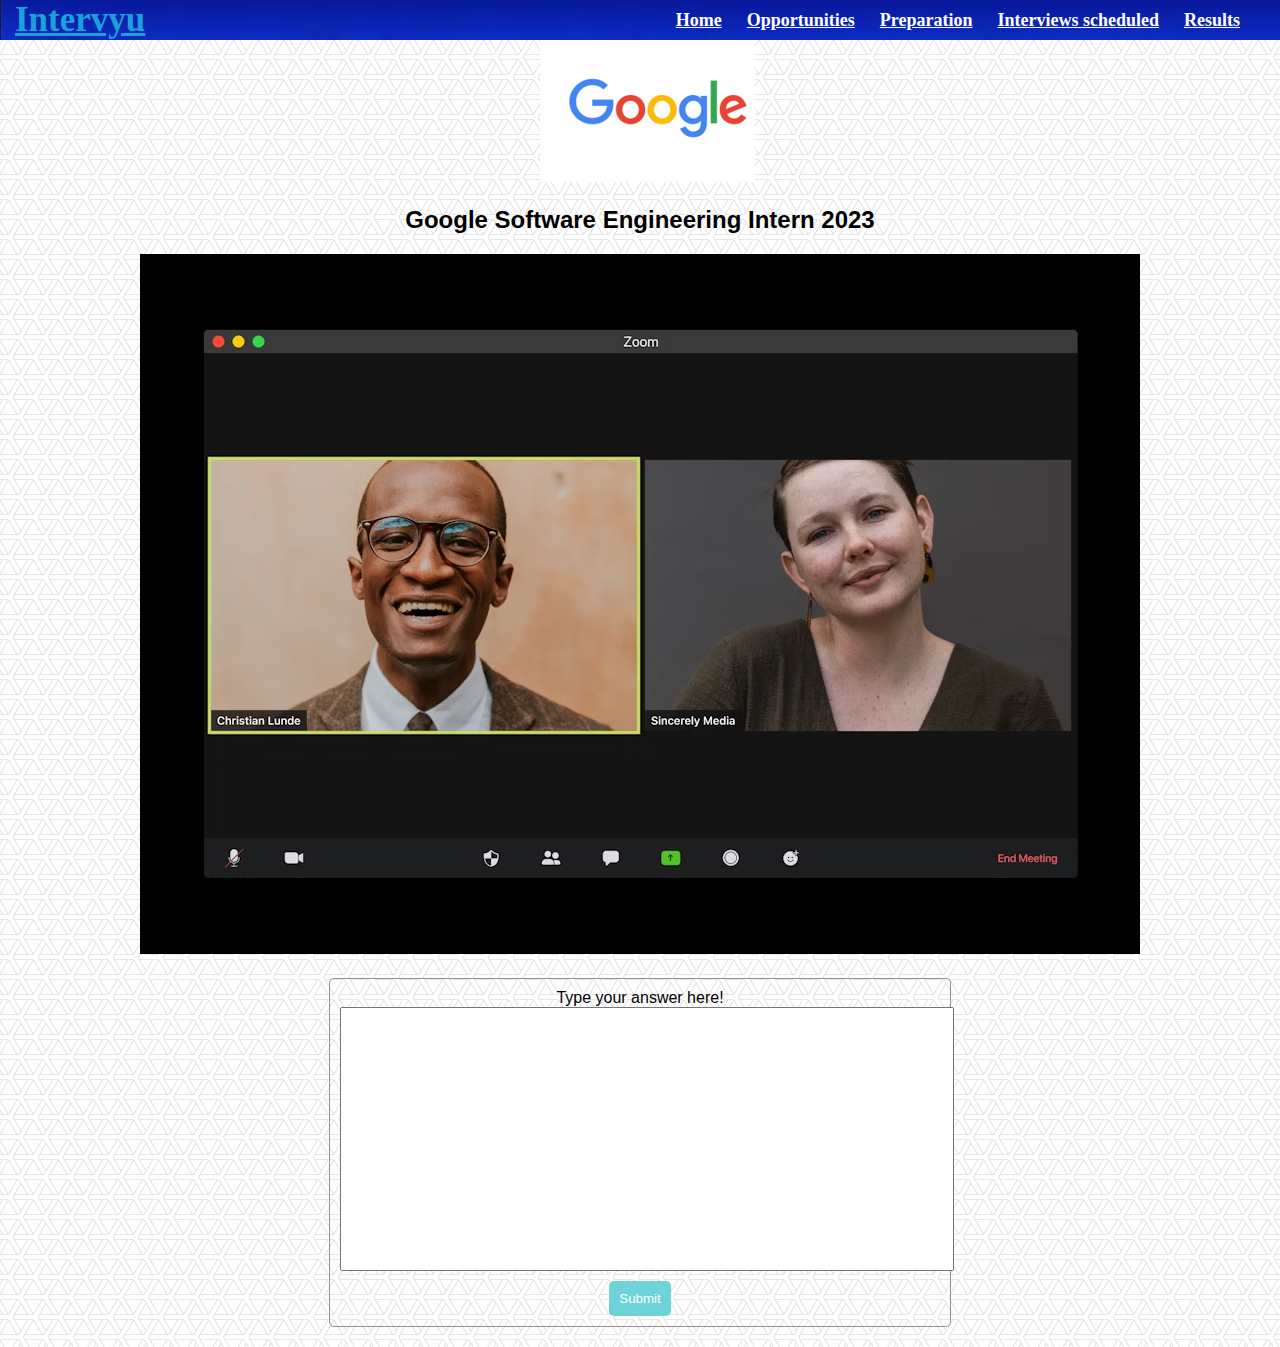
<file: Techtitans/after1.html>
<!DOCTYPE html>
<html lang="en">
<head>
    <meta charset="UTF-8">
    <meta name="viewport" content="width=device-width, initial-scale=1.0">
    <title>Page2</title>
    <style>
        body {
            font-family: Arial, sans-serif;
            margin: 0;
            background-image: url('bro4.png');
        }

        .navbar {
            background-image:url('im.png');
            font-family: calibri;
            padding-right: 15px;
            padding-left: 15px;
        }

        .navdiv {
            display: flex;
            align-items: center;
            justify-content: space-between;
        }

        .logo a {
            font-size: 35px;
            font-weight: 600;
            color: #18A1DB;
        }

        ul {
            list-style: none;
            display: inline-flex;
            margin: 0;
            padding: 0;
        }

        li {
            margin-right: 25px;
        }

        li a {
            color: white;
            font-size: 18px;
            font-weight: bold;
        }
        #opinion-box {
            width: 600px;
           
            margin: 20px;
            padding: 10px;
            border: 1px solid #939393;
            border-radius: 5px;
        }

        #submit-btn {
            padding: 10px;
            background-color: #6DD3D9;
            color: white;
            border: none;
            border-radius: 5px;
            cursor: pointer;
        }
        

    </style>
     <script>
        function validateForm() {
            var opinionInput = document.getElementById('opinion').value;
            var errorMessage = document.getElementById('error-message');

            if (opinionInput.trim() === '') {
                errorMessage.textContent = 'Please fill in your opinion';
                return false;
            } else {
                errorMessage.textContent = '';
                return true;
            }
        }
    </script>
</head>
<body>
    <nav class="navbar">
        <div class="navdiv">
            <div class="logo">
                <div style="width: 20px"></div>
                <a href="#">Intervyu</a>
            </div>
            <ul>
                <li><a href="#">Home</a></li>
                <li><a href="#">Opportunities</a></li>
                <li><a href="#">Preparation</a></li>
                <li><a href="#">Interviews scheduled</a></li>
                <li><a href="#">Results</a></li>
            </ul>
        </div>
    </nav>
   <center> <div style="max-width: 200px;"> <img src = "view20.png" alt = "google image"> </div><h2>Google Software Engineering Intern 2023</h2>
<img src = "nice1.png" alt="Interview sample">
<form id="opinion-form" action="another-page.html" method="post" onsubmit="return validateForm()">
   
    <div id="opinion-box" action="another-page.html" method="post">
        <label for="opinion">Type your answer here!</label>
        <input type="text" id="opinion" name="opinion" style="width: 100%; padding: 5px; margin-bottom: 10px;height: 250px;">
        <span id="error-message"></span>
        <button id="submit-btn" type="submit">Submit</button>
    </div>
</div>
<button</center>
</body>
</html>
</file>
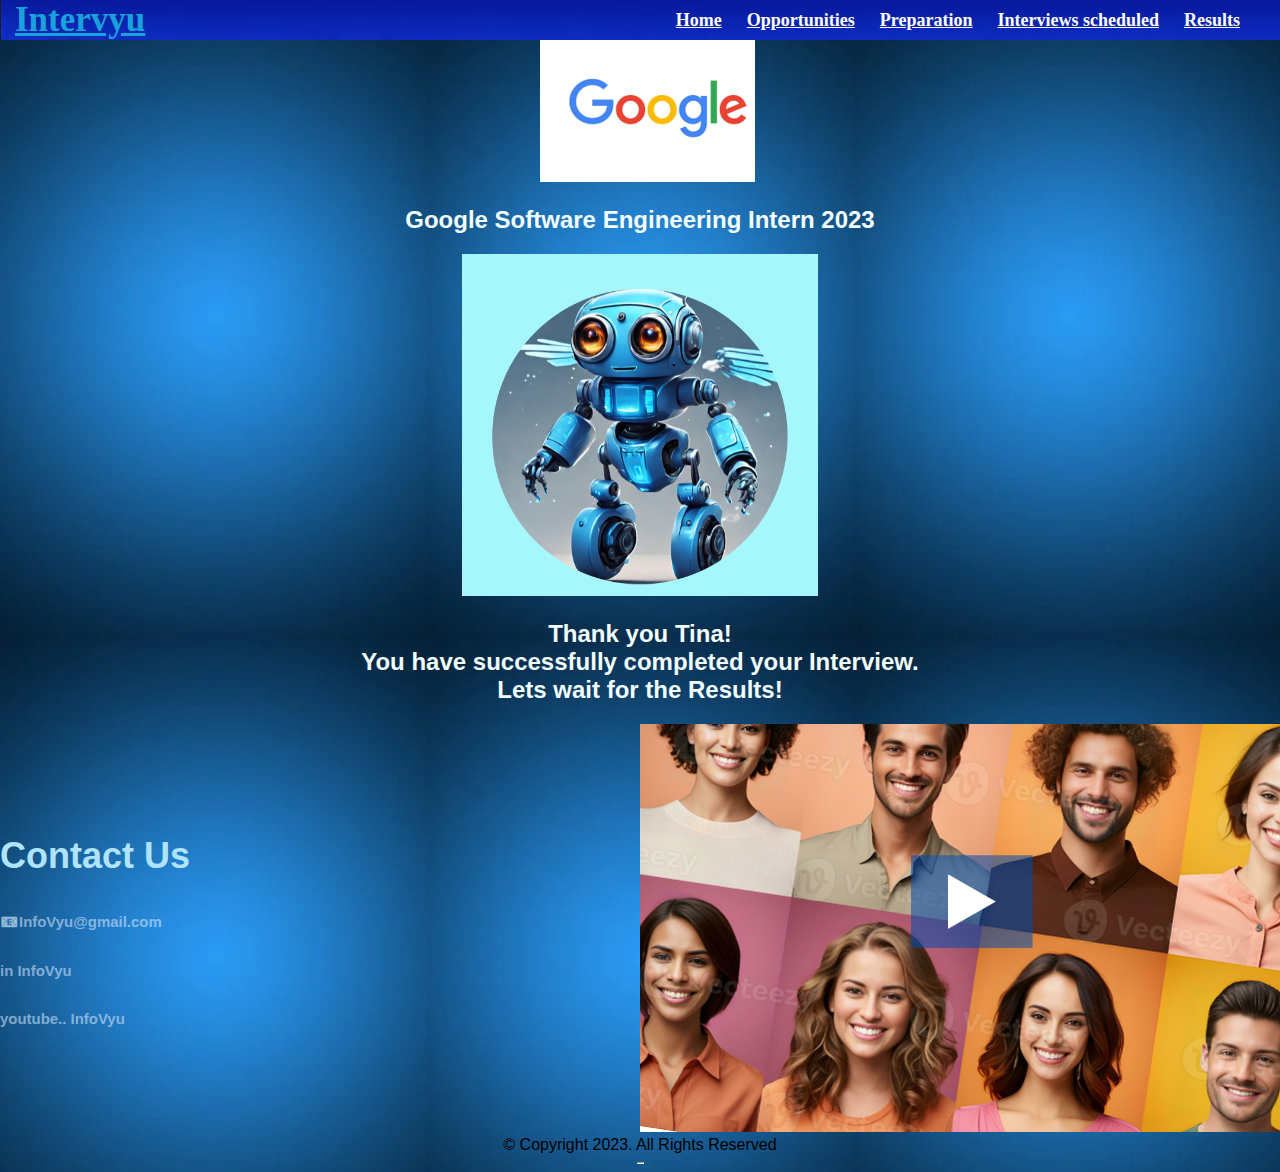
<file: Techtitans/after2.html>
<!DOCTYPE html>
<html lang="en">
 
<head>
    <meta charset="UTF-8">
    <meta name="viewport" content="width=device-width, initial-scale=1.0">
    <title>Page3</title>
    
    <style>
        body {
            font-family: Arial, sans-serif;
            margin: 0;
            background-image: url('blue.png');
        }

        .navbar {
            background-image:url('im.png');
            font-family: calibri;
            padding-right: 15px;
            padding-left: 15px;
        }

        .navdiv {
            display: flex;
            align-items: center;
            justify-content: space-between;
        }

        .logo a {
            font-size: 35px;
            font-weight: 600;
            color: #18A1DB;
        }

        ul {
            list-style: none;
            display: inline-flex;
            margin: 0;
            padding: 0;
        }

        li {
            margin-right: 25px;
        }

        li a {
            color: white;
            font-size: 18px;
            font-weight: bold;
        }
        #opinion-box {
            width: 600px;
           
            margin: 20px;
            padding: 10px;
            border: 1px solid #939393;
            border-radius: 5px;
        }

        #submit-btn {
            padding: 10px;
            background-color: #f3feff;
            color: rgb(0, 0, 0);
            border: none;
            border-radius: 5px;
            cursor: pointer;
        }
        
        .container {
            display: flex;
            justify-content: space-between;
            align-items: center;
        }

        .text-container {
            width: 50%;
        }

        .text {
            font-size: 18px;
            line-height: 1.6;
        }

        .image-container {
            width: 50%;
            text-align: right;
        }

        .image {
            max-width: 100%;
            height: auto;
        }
        

    </style>
     <script>
        function validateForm() {
            var opinionInput = document.getElementById('opinion').value;
            var errorMessage = document.getElementById('error-message');

            if (opinionInput.trim() === '') {
                errorMessage.textContent = 'Please fill in your opinion';
                return false;
            } else {
                errorMessage.textContent = '';
                return true;
            }
        }
    </script>
</head>
<body>
    <nav class="navbar">
        <div class="navdiv">
            <div class="logo">
                <div style="width: 20px"></div>
                <a href="#">Intervyu</a>
            </div>
            <ul>
                <li><a href="#">Home</a></li>
                <li><a href="#">Opportunities</a></li>
                <li><a href="#">Preparation</a></li>
                <li><a href="#">Interviews scheduled</a></li>
                <li><a href="#">Results</a></li>
            </ul>
        </div>
    </nav>
   <center> <div style="max-width: 200px;"> <img src = "view20.png" alt = "google image"></div> <div style="color: #f3feff;"><h2>Google Software Engineering Intern 2023</h2>
<img src = "robot-modified.png" alt = "robot">
<h2>Thank you Tina! <br>
    You have successfully completed your Interview.<br>
    Lets wait for the Results!<br></h2></center>
</div>
 <div class="container">
    <div class="text-container">
        <div class="text">
            <h1 style="color:#b0e3fd">Contact Us
                <h5 style="color:#d6e6fe94"><p>📧InfoVyu@gmail.com</p></h5>
                <h5 style="color:#d6e6fe94"><p>in InfoVyu</p></h5>
                <h5 style="color:#d6e6fe94"><p>youtube..   InfoVyu</p></h5>        
        </div>
    </div>
    <div class="image-container">
        <img src="bro21.png" alt="Your Image">
    </div>
</div>
<center>© Copyright 2023. All Rights Reserved
    <hr style="width: 5px; color: #000000;">
</center>
</body>
</html>
</file>
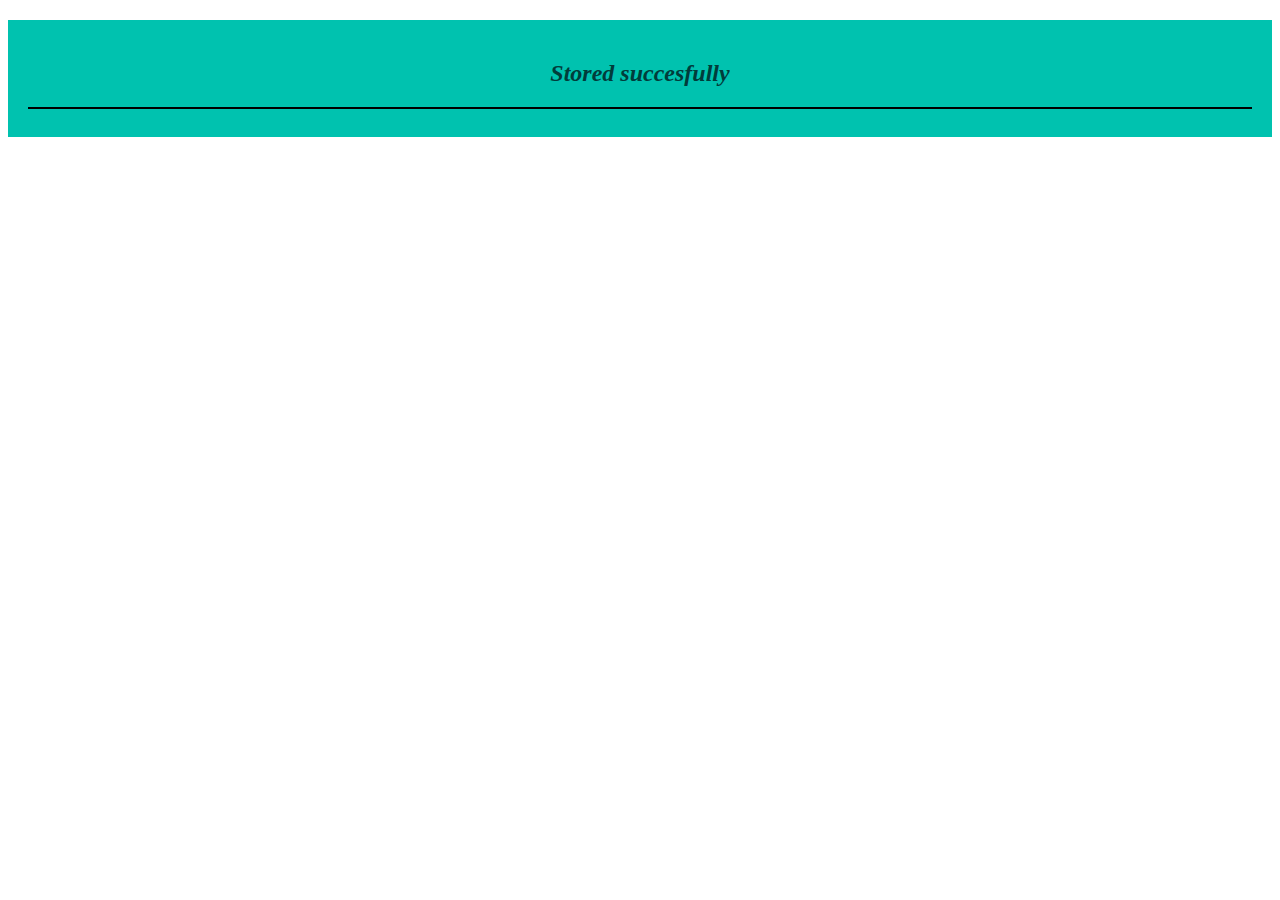
<file: Techtitans/another-page.html>
<html>
    <head>
        <title>Successful sign up</title> 
    <style>
         .success-box {
            background-color: #00c2af; 
            color: rgb(1, 60, 59); 
            padding: 20px; 
            margin-top: 20px; 
            text-align: center;
            font-style: italic; 
        }
    </style>  
    </head><body>
        <div class="success-box">
            <h2>Stored succesfully</h2><hr color="black">
        

    </body>
</html>
</file>
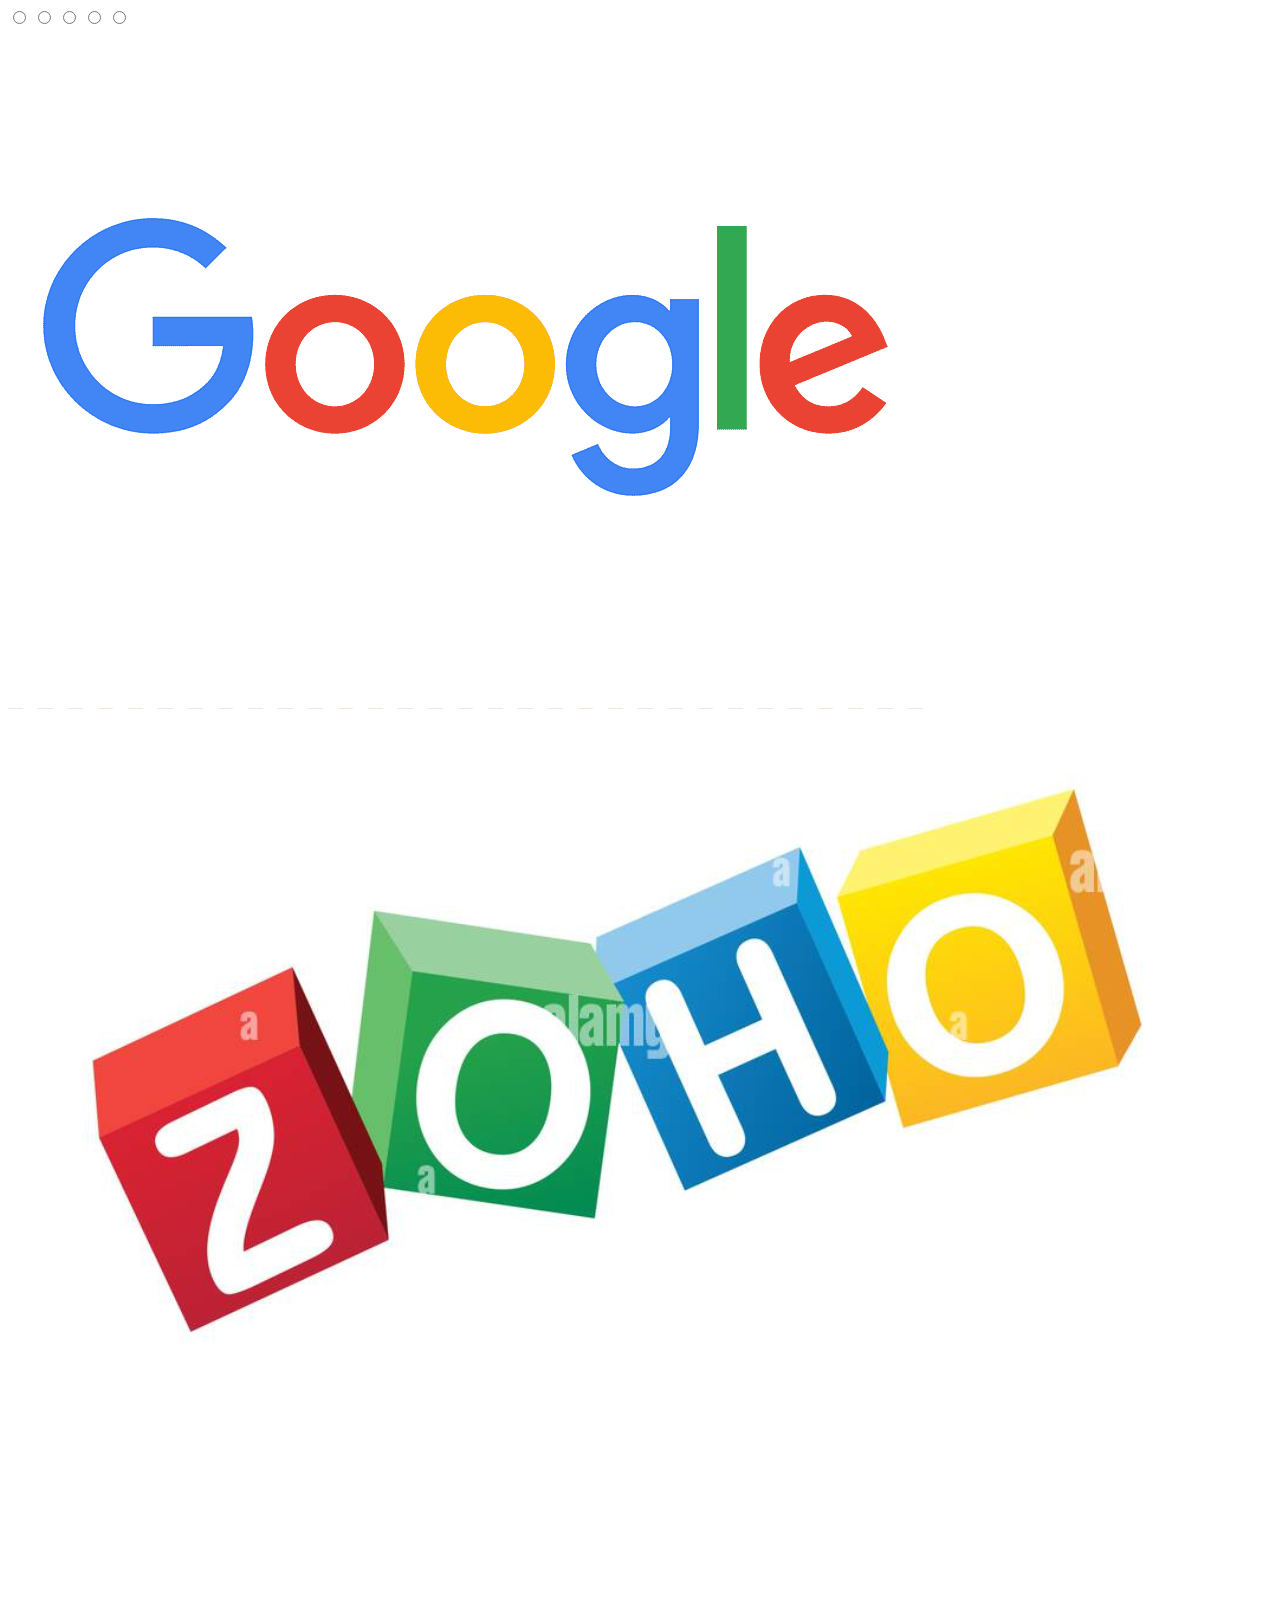
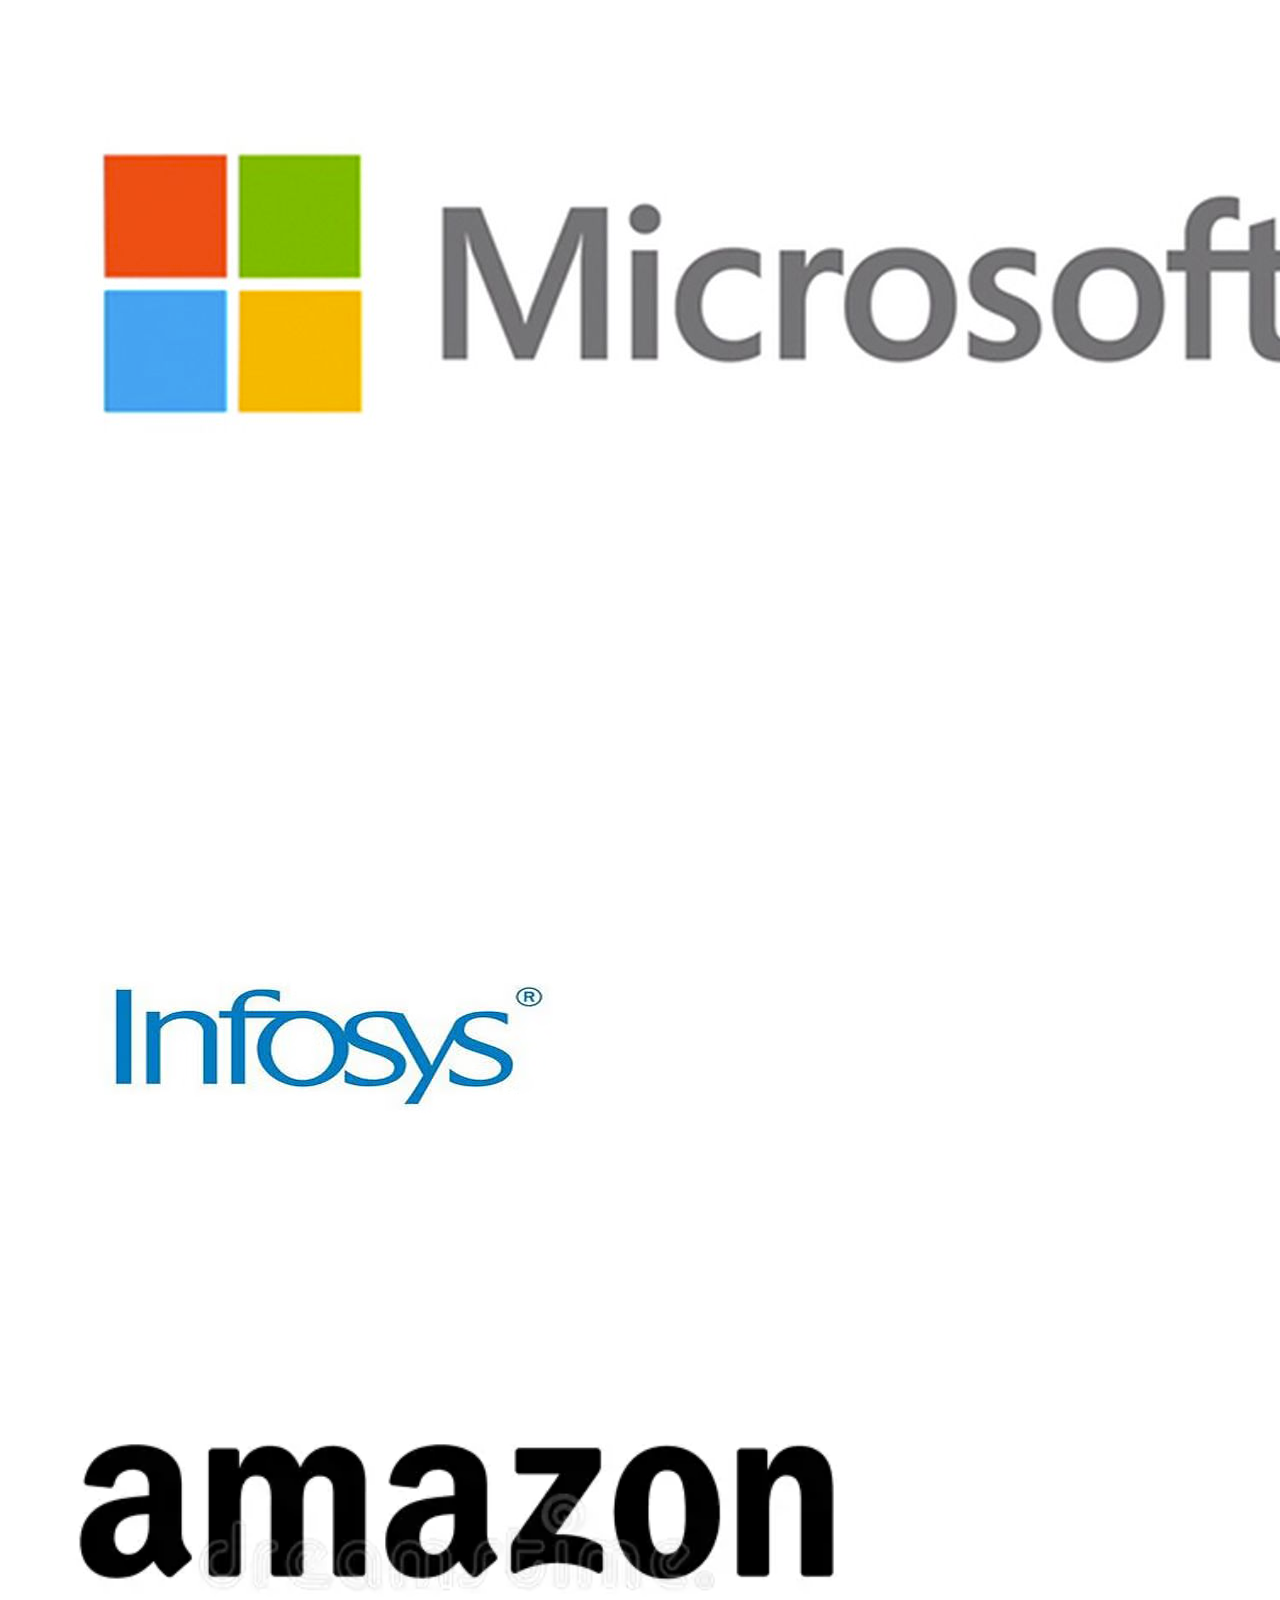
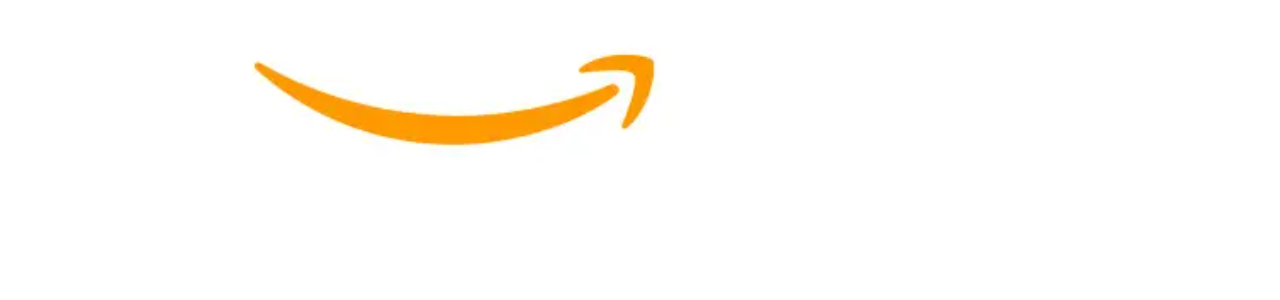
<file: Techtitans/idk.html>
<!DOCTYPE html>
<html lang="en" dir="ltr">

<head>
    <meta charset="utf-8">
    <title>Image Slider</title>
    <style>
      
    </style>
</head>

<body>
    <div class="slider">
        <div class="slides">
            <input type="radio" name="radio-btn" id="radio1">
            <input type="radio" name="radio-btn" id="radio2">
            <input type="radio" name="radio-btn" id="radio3">
            <input type="radio" name="radio-btn" id="radio4">
            <input type="radio" name="radio-btn" id="radio5">
            <div class="slide first">
                <img src="view2.png" alt="first img">
            </div>
            <div class="slide second">
                <img src="view3.png" alt="second img">
            </div>
            <div class="slide third">
                <img src="view4.jpg" alt="third img">
            </div>
            <div class="slide fourth">
                <img src="view5.avif" alt="fourth img">
            </div>
            <div class="slide fifth">
                <img src="view6.png" alt="fifth img">
            </div>
        </div>
        <div class="navigation-auto">
            <div class="auto-btn1"></div>
            <div class="auto-btn2"></div>
            <div class="auto-btn3"></div>
            <div class="auto-btn4"></div>
            <div class="auto-btn5"></div>
        </div>
    </div>
    <div class="navigation-manual">
        <label for="radio1" class="manual-btn"></label>
        <label for="radio2" class="manual-btn"></label>
        <label for="radio3" class="manual-btn"></label>
        <label for="radio4" class="manual-btn"></label>
        <label for="radio5" class="manual-btn"></label>
    </div>
    <script type="text/javascript">
        var counter = 1;
        setInterval(function () {
            document.getElementById('radio' + counter).checked = true;
            counter++;
            if (counter > 5) {
                counter = 1;
            }
        }, 5000);
    </script>
</body>

</html>
</file>
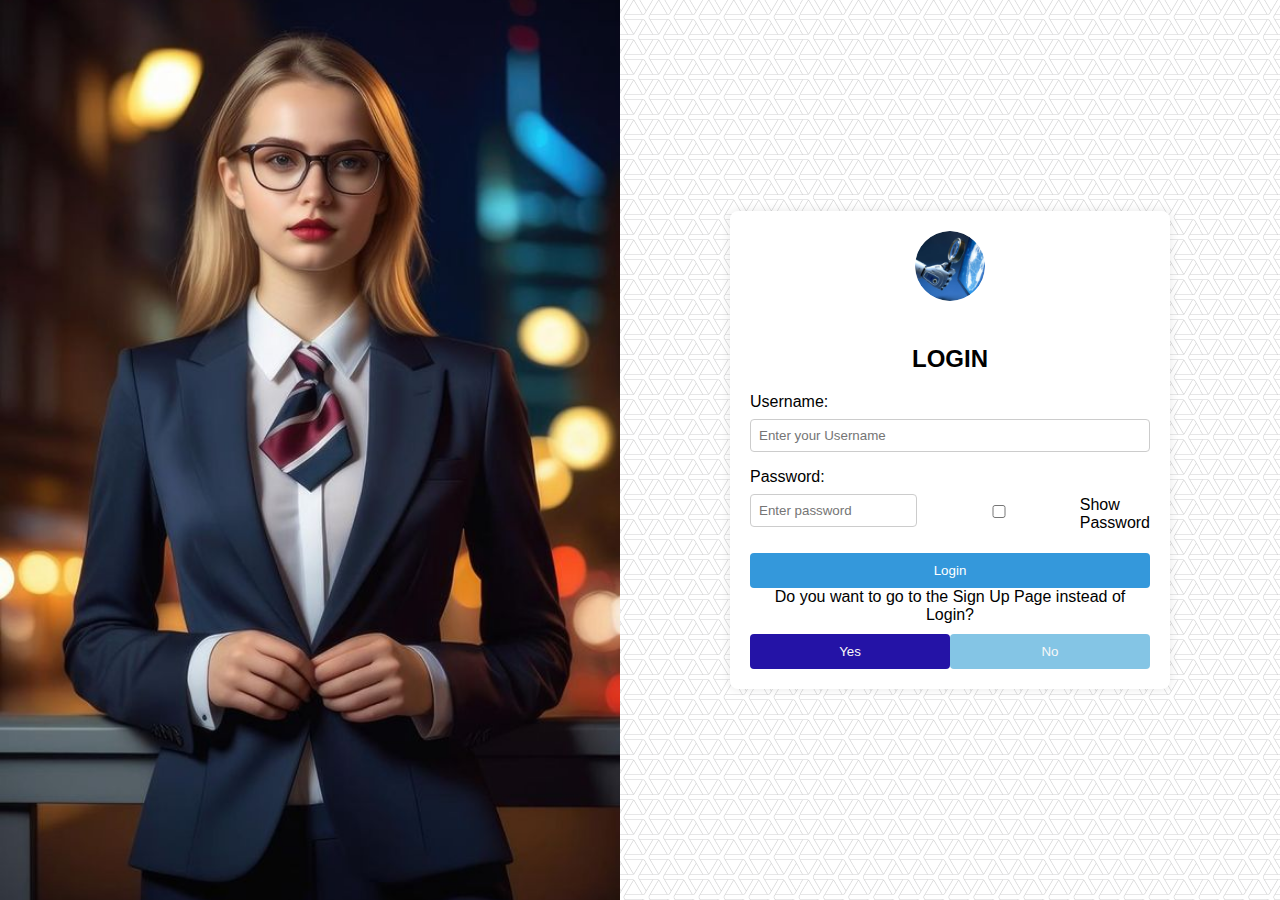
<file: Techtitans/Login page.html>
<!DOCTYPE html>
<html lang="en">
<head>
    <meta charset="UTF-8">
    <meta name="viewport" content="width=device-width, initial-scale=1.0">
    <title>Login</title>
    <style>
        body {
            margin: 0;
            font-family: Arial, sans-serif;
            background-image: url('bro4.png');
        }

        .content-container {
            display: flex;
            height: 100vh;
        }

        .image-container {
            flex: 1;
            overflow: hidden;
        }

        img {
            width: 100%; /* Use 100% width to fill the container */
            height: 100%; /* Use 100% height to fill the container */
            object-fit: cover;
        }

        .login-box {
            flex: 1;
            display: flex;
            justify-content: center;
            align-items: center;
            padding: 20px;
        }

        .form-container {
            max-width: 400px;
            background-color: white;
            padding: 20px;
            border-radius: 8px;
            box-shadow: 0 0 10px rgba(0, 0, 0, 0.1);
        }

        .form-container img {
            width: 70px;
            height: 70px;
            border-radius: 50%;
            margin-bottom: 20px;
        }

        h2 {
            text-align: center;
        }

        label {
            display: block;
            margin-bottom: 8px;
        }

        input {
            width: 100%;
            padding: 8px;
            margin-bottom: 16px;
            box-sizing: border-box;
            border: 1px solid #ccc;
            border-radius: 4px;
        }

        button, .button2 {
            width: 100%;
            padding: 10px;
            border: none;
            border-radius: 4px;
            cursor: pointer;
        }

        button {
            background-color: #3498db;
            color: white;
        }

        .button2 {
            background-color: #ffffff;
            color: rgb(0, 0, 0);
        }

        .button-container {
            display: flex;
            justify-content: space-between;
            margin-top: 10px;
        }
    </style>
    <script>
        function login() {
            var usernameValue = document.getElementById("username").value.trim();
            var passwordValue = document.getElementById("password").value.trim();

            if (usernameValue === "" || passwordValue === "") {
                alert("Please fill in all the details to login.");
            } else {
                sessionStorage.setItem("username", usernameValue);
                window.open("file:///D:/Techtitans/show2.html");
            }
        }

        function goToSignUp() {
            var confirmSignUp = confirm("Are you sure you want to go to the Sign Up page?");
            if (confirmSignUp) {
                window.open("file:///D:/Techtitans/Sign%20up%20page.html");
            }
        }

        function stayOnPage() {
            alert("Great! You chose to stay on the login page.");
        }

        function togglePasswordVisibility() {
            var passwordInput = document.getElementById("password");
            var showPasswordCheckbox = document.getElementById("showPassword");

            if (showPasswordCheckbox.checked) {
                passwordInput.type = "text";
            } else {
                passwordInput.type = "password";
            }
        }
    </script>
</head>
<body>
    <div class="content-container">
        <div class="image-container">
            <img src="view 13.png" alt="Background Image">
        </div>
        <div class="login-box">
            <div class="form-container">
                <center>
                    <img src="view14-modified.png" alt="Logo Image">
                    <h2>LOGIN</h2>
                </center>
                <label for="username">Username:</label>
                <input type="text" id="username" name="username" placeholder="Enter your Username">
                <label for="password">Password:</label>
                <div style="display: flex; align-items: center;">
                    <input type="password" id="password" name="password" placeholder="Enter password">
                    <input type="checkbox" id="showPassword" onclick="togglePasswordVisibility()">
                    <label for="showPassword">Show Password</label>
                </div>
                <button type="button" onclick="login()" style="margin-top: 10px;">Login</button>
                <center>Do you want to go to the Sign Up Page instead of Login?</center>
                <div class="signup-link">
                    <div class="button-container">
                        <button class="button2" style="background-color: rgb(36, 19, 166); color: #f8f8f8;" onclick="goToSignUp()">Yes</button>
                        <button class="button2" style="background-color: rgb(132, 197, 229); color: #f8f8f8;" onclick="stayOnPage()">No</button>
                    </div>
                </div>
            </div>
        </div>
    </div>
</body>
</html>
</file>
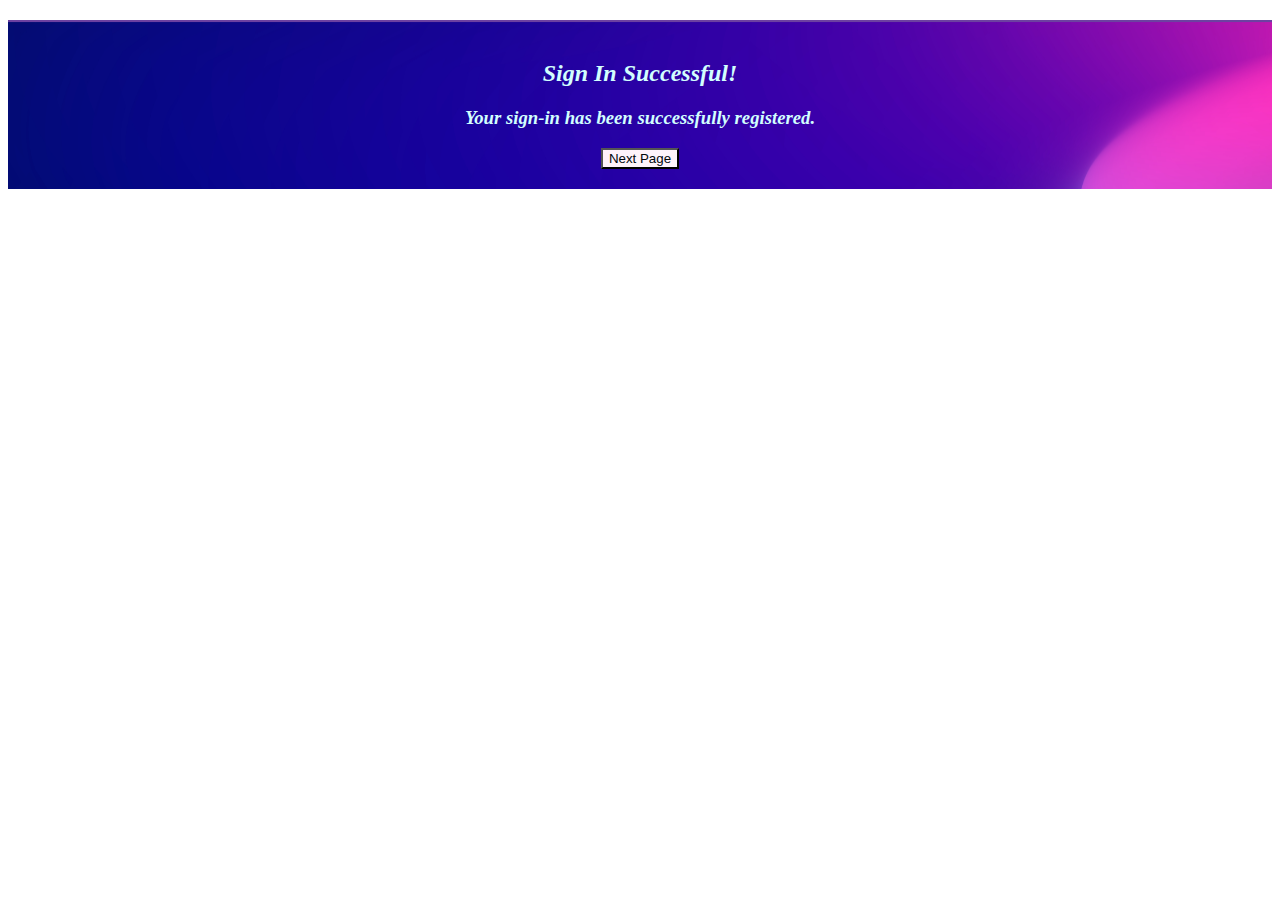
<file: Techtitans/show1.html>
<html>
    <head>
        <title>Successful sign up</title> 
    <style>
         .success-box {
            background-image: url('bruh2.png');
            color: rgb(210, 255, 254); 
            padding: 20px; 
            margin-top: 20px; 
            text-align: center;
            font-style: italic; 
        }
        .button{
            color:rgb(1, 7, 12);
            background-image: url('bruh3.png');
        }
    </style> 
    <script>
        function go(){
           
            window.open("file:///D:/Techtitans/after.html")
        
        }
    </script> 
    </head><body>
        <div class="success-box">
            <h2>Sign In Successful!</h2>
         <h3>  <p>Your sign-in has been successfully registered.</p></h3> 
         <center> <button class="button" onclick="go()"> Next Page</button></center>
    </body>
        </html>
</file>
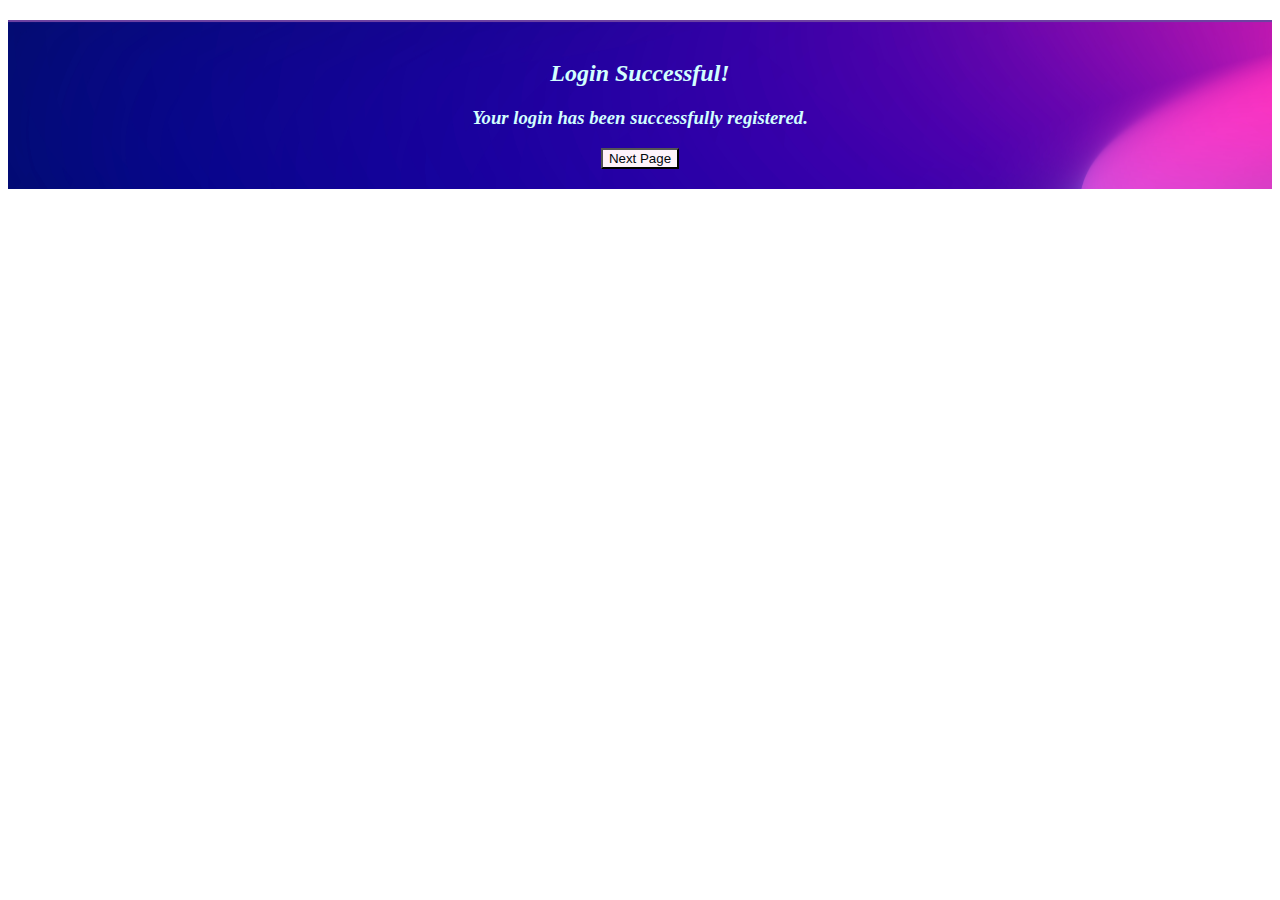
<file: Techtitans/show2.html>
<html>
    <head>
        <title>Successful sign up</title> 
    <style>
         .success-box {
            background-image: url('bruh2.png');
            color: rgb(210, 255, 254); 
            padding: 20px; 
            margin-top: 20px; 
            text-align: center;
            font-style: italic; 
        }
        .button{
            color:rgb(1, 7, 12);
            background-image: url('bruh3.png');
        }
    </style> 
    <script>
        function go(){
           
            window.open("file:///D:/Techtitans/after.html")
        
        }
    </script> 
    </head><body>
        <div class="success-box">
            <h2>Login Successful!</h2>
         <h3>  <p>Your login has been successfully registered.</p></h3> 
         <center> <button class="button" onclick="go()"> Next Page</button></center>
    </body>
        </html>
</file>
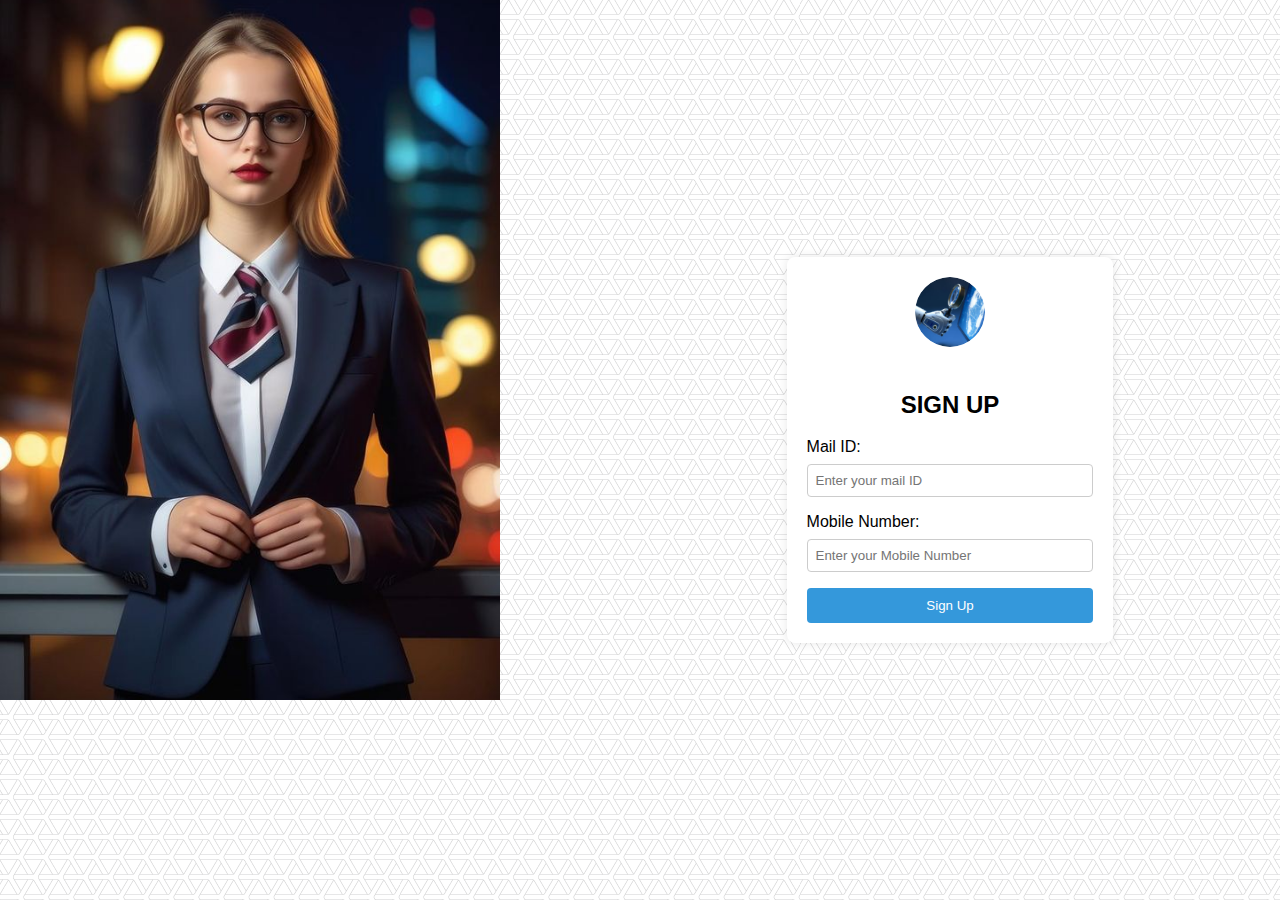
<file: Techtitans/Sign up page.html>
<!DOCTYPE html>
<html lang="en">
<head>
    <meta charset="UTF-8">
    <meta name="viewport" content="width=device-width, initial-scale=1.0">
    <title>Sign Up</title>
    <style>
        body {
            margin: 0;
            font-family: Arial, sans-serif;
            background-image: url('bro4.png');
        }

        .content-container {
            display: flex;
            height: 100vh;
        }

        .image-container {
            flex: 1;
            overflow: hidden;
        }

        img {
            width: 500px;
            height: 700px;
            object-fit: cover;
        }

        .login-box {
            flex: 1;
            display: flex;
            justify-content: center;
            align-items: center;
            padding: 20px;
        }

        .form-container {
            max-width: 400px;
            background-color: white;
            padding: 20px;
            border-radius: 8px;
            box-shadow: 0 0 10px rgba(0, 0, 0, 0.1);
        }

        .form-container img {
            width: 70px;
            height: 70px;
            border-radius: 50%;
            margin-bottom: 20px;
        }

        h2 {
            text-align: center;
        }

        label {
            display: block;
            margin-bottom: 8px;
        }

        input {
            width: 100%;
            padding: 8px;
            margin-bottom: 16px;
            box-sizing: border-box;
            border: 1px solid #ccc;
            border-radius: 4px;
        }

        button {
            background-color: #3498db;
            color: white;
            padding: 10px 20px;
            border: none;
            border-radius: 4px;
            cursor: pointer;
            width: 100%;
        }
    </style>
    <script>
        function show() {
            
            var emailValue = document.getElementById("email").value.trim();
            var numberValue = document.getElementById("number").value.trim();
            if (emailValue === "" || numberValue === "") {
                alert("Please fill in all the details to move on.");
            } else {
                window.open("file:///D:/Techtitans/show1.html");
            }
        }
    </script>
</head>
<body>
    <div class="content-container">
        <div class="image-container">
            <img src="view 13.png" alt="Background Image">
        </div>
        <div class="login-box">
            <div class="form-container">
                <center>
                    <img src="view14-modified.png" alt="Background Image">
                    <h2>SIGN UP</h2>
                </center>
                <label for="email">Mail ID:</label>
                <input type="email" id="email" name="email" placeholder="Enter your mail ID">

                <label for="number">Mobile Number:</label>
                <input type="number" id="number" name="number" placeholder="Enter your Mobile Number">

                <button type="button" onclick="show()" >Sign Up</button>
            </div>
        </div>
    </div>
</body>
</html>
</file>
